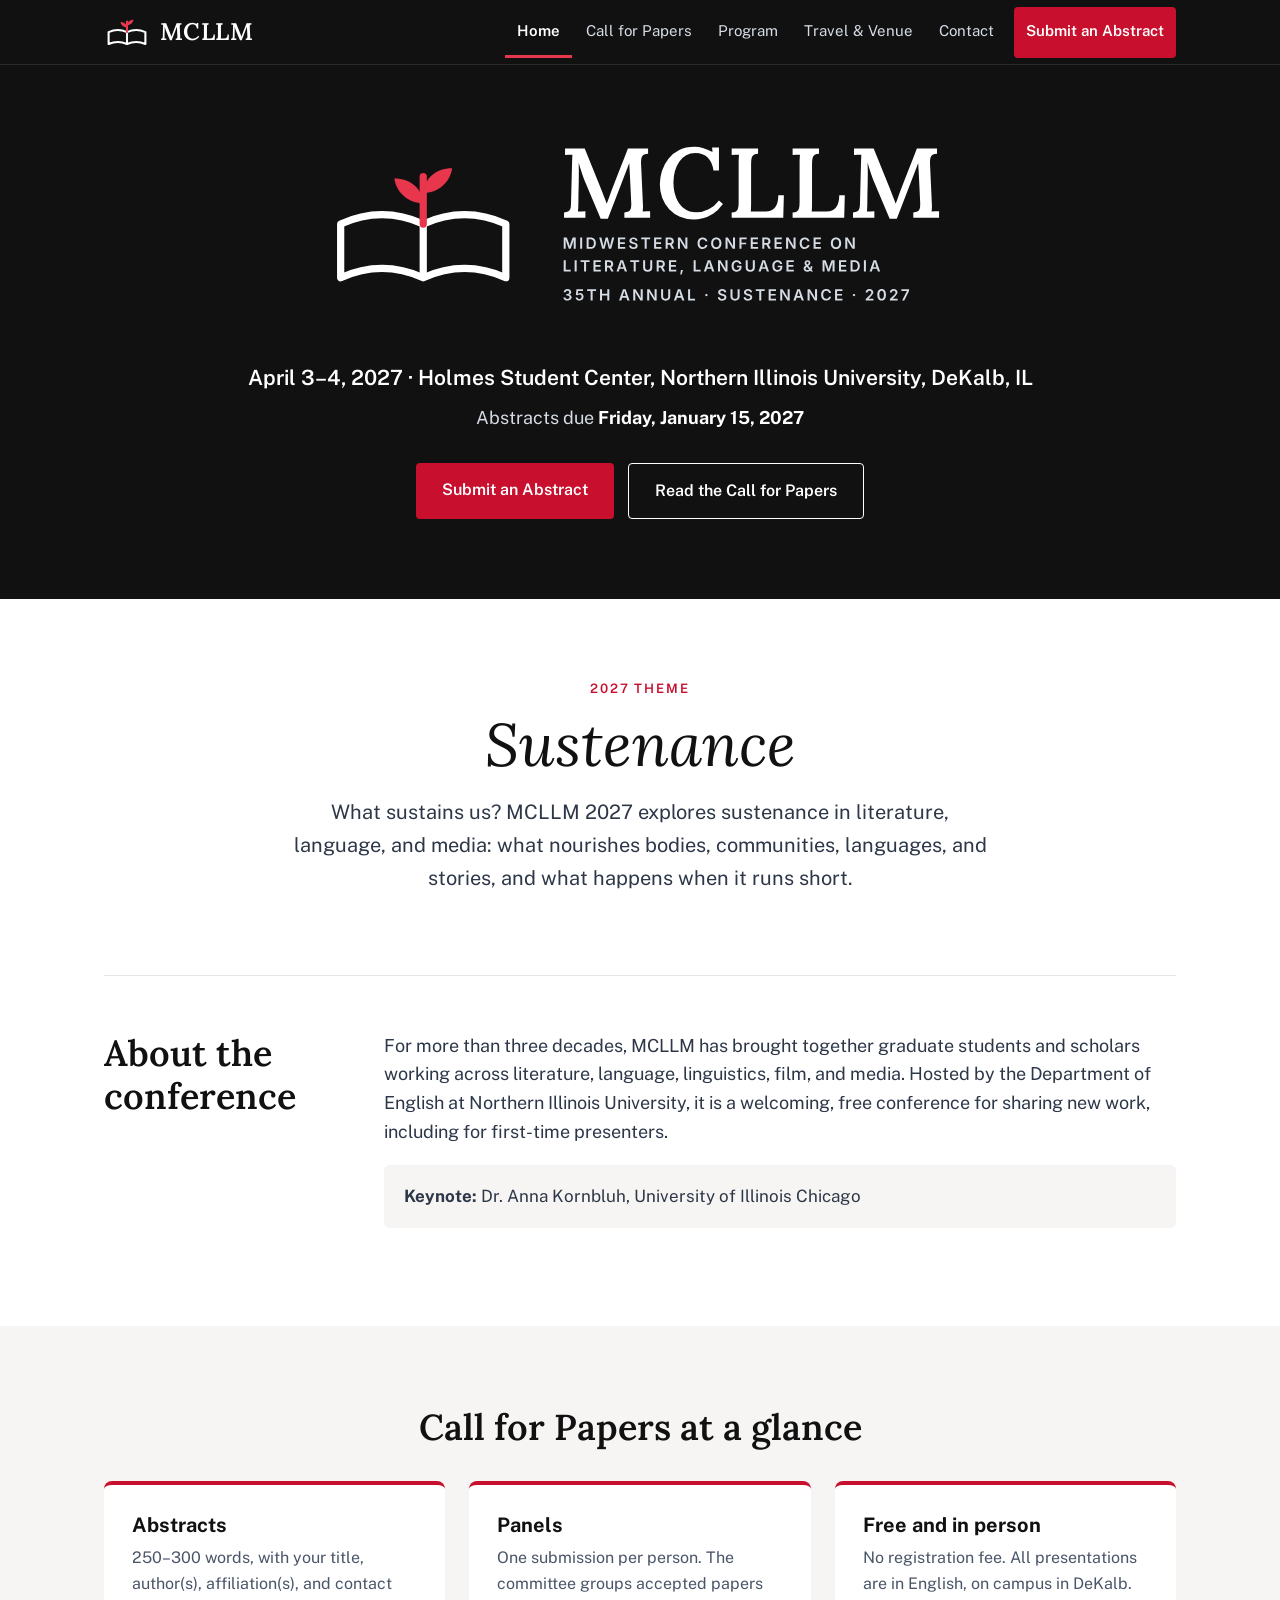
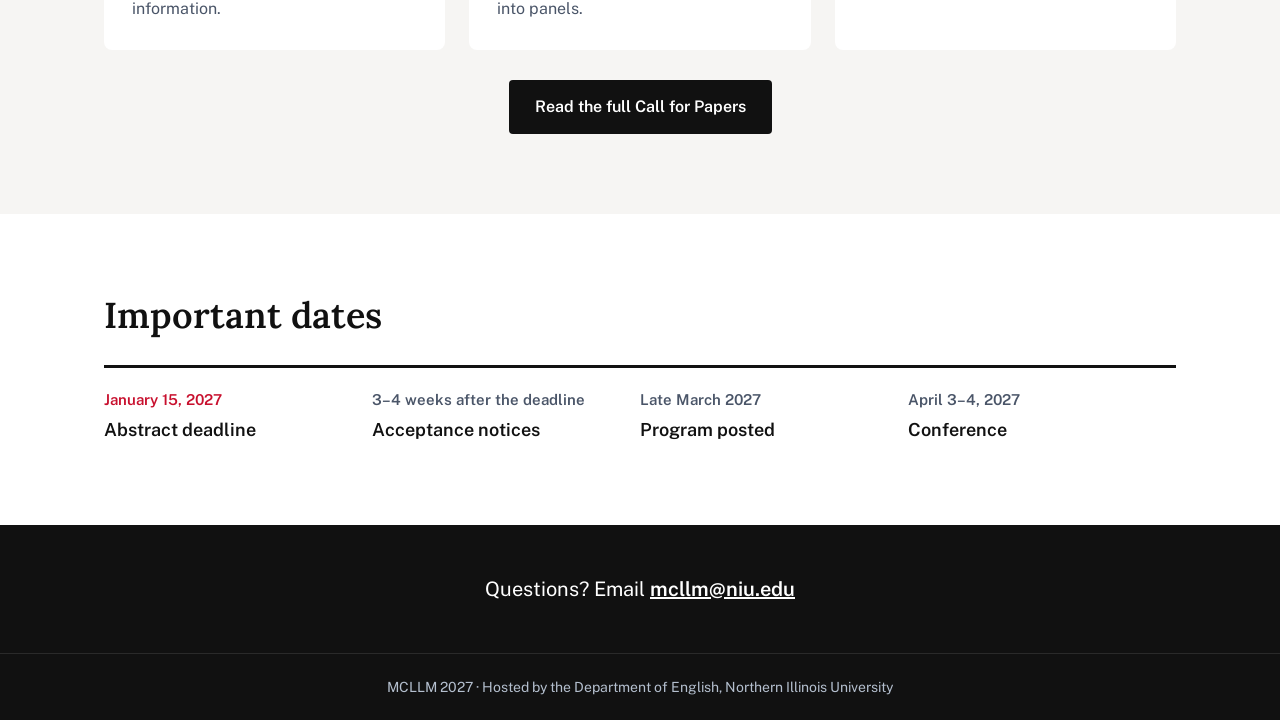
<file: index.html>
<!doctype html>
<html lang="en">
<head>
<meta charset="utf-8">
<meta name="viewport" content="width=device-width, initial-scale=1">
<title>MCLLM 2027 · Midwestern Conference on Literature, Language &amp; Media</title>
<meta name="description" content="The 35th Midwestern Conference on Literature, Language, and Media, April 3–4, 2027, at Northern Illinois University. Theme: Sustenance. Abstracts due January 15, 2027.">
<meta property="og:title" content="MCLLM 2027 · Sustenance">
<meta property="og:description" content="35th Midwestern Conference on Literature, Language, and Media · April 3–4, 2027 · Northern Illinois University · Abstracts due January 15, 2027.">
<meta property="og:image" content="mcllm-2027-logo-on-black.png">
<link rel="icon" href="mcllm-2027-icon.svg" type="image/svg+xml">
<link rel="icon" href="mcllm-2027-icon.png" type="image/png">
<link rel="apple-touch-icon" href="mcllm-2027-icon.png">
<link rel="preconnect" href="https://fonts.googleapis.com">
<link rel="preconnect" href="https://fonts.gstatic.com" crossorigin>
<link href="https://fonts.googleapis.com/css2?family=Lora:ital,wght@0,400;0,600;1,400&family=Public+Sans:wght@400;500;600&display=swap" rel="stylesheet">
<link rel="stylesheet" href="styles.css">
<script src="site.js" defer></script>
</head>
<body>
<a class="skip" href="#main">Skip to content</a>

<header class="topbar">
  <div class="wrap">
    <a class="brand" href="index.html" aria-label="MCLLM 2027 home">
      <svg aria-hidden="true" viewBox="0 0 200 140"><path d="M20 70 Q60 52 100 70 Q140 52 180 70 V122 Q140 104 100 122 Q60 104 20 122 Z" fill="none" stroke="#fff" stroke-width="9" stroke-linejoin="round"/><path d="M100 70 V122" stroke="#fff" stroke-width="9"/><path d="M100 70 V24" stroke="#E8364D" stroke-width="9" stroke-linecap="round"/><path d="M100 50 C86 50 74 40 72 26 C88 26 99 36 100 50 Z" fill="#E8364D"/><path d="M100 40 C114 40 126 30 128 16 C112 16 101 26 100 40 Z" fill="#E8364D"/></svg>
      <span>MCLLM</span>
    </a>
    <button class="menu-toggle" aria-expanded="false" aria-controls="site-nav">Menu</button>
    <nav id="site-nav" class="nav" aria-label="Main">
      <a href="index.html" aria-current="page">Home</a>
      <a href="call-for-papers.html">Call for Papers</a>
      <a href="program.html">Program</a>
      <a href="travel.html">Travel &amp; Venue</a>
      <a href="contact.html">Contact</a>
      <a class="nav-cta" href="submit.html">Submit an Abstract</a>
    </nav>
  </div>
</header>

<main id="main">
  <div class="hero">
    <div class="wrap">
      <h1><img src="mcllm-2027-logo-white.svg" alt="MCLLM: Midwestern Conference on Literature, Language &amp; Media. 35th Annual, Sustenance, 2027" width="620" height="182"></h1>
      <p class="facts">April 3–4, 2027 · Holmes Student Center, Northern Illinois University, DeKalb, IL</p>
      <p class="deadline">Abstracts due <strong>Friday, January 15, 2027</strong></p>
      <div class="buttons">
        <a class="btn btn-red" href="submit.html">Submit an Abstract</a>
        <a class="btn btn-outline" href="call-for-papers.html">Read the Call for Papers</a>
      </div>
    </div>
  </div>

  <section class="center">
    <div class="wrap narrow">
      <span class="eyebrow">2027 Theme</span>
      <h2 class="theme-title">Sustenance</h2>
      <p class="lead">What sustains us? MCLLM 2027 explores sustenance in literature, language, and media: what nourishes bodies, communities, languages, and stories, and what happens when it runs short.</p>
    </div>
  </section>

  <section style="padding-top: 0">
    <div class="wrap">
      <div class="split" style="border-top: 1px solid var(--line); padding-top: 56px">
        <h2 class="side">About the conference</h2>
        <div class="main prose">
          <p>For more than three decades, MCLLM has brought together graduate students and scholars working across literature, language, linguistics, film, and media. Hosted by the Department of English at Northern Illinois University, it is a welcoming, free conference for sharing new work, including for first-time presenters.</p>
          <p class="callout"><strong>Keynote:</strong> Dr. Anna Kornbluh, University of Illinois Chicago</p>
        </div>
      </div>
    </div>
  </section>

  <section class="soft">
    <div class="wrap">
      <h2 class="center">Call for Papers at a glance</h2>
      <div class="cards" style="margin-top: 32px">
        <div class="card"><h3>Abstracts</h3><p>250–300 words, with your title, author(s), affiliation(s), and contact information.</p></div>
        <div class="card"><h3>Panels</h3><p>One submission per person. The committee groups accepted papers into panels.</p></div>
        <div class="card"><h3>Free and in person</h3><p>No registration fee. All presentations are in English, on campus in DeKalb.</p></div>
      </div>
      <div class="buttons"><a class="btn btn-dark" href="call-for-papers.html">Read the full Call for Papers</a></div>
    </div>
  </section>

  <section>
    <div class="wrap">
      <h2>Important dates</h2>
      <ol class="dates" style="margin-top: 28px">
        <li><span class="when key">January 15, 2027</span><span class="what">Abstract deadline</span></li>
        <li><span class="when">3–4 weeks after the deadline</span><span class="what">Acceptance notices</span></li>
        <li><span class="when">Late March 2027</span><span class="what">Program posted</span></li>
        <li><span class="when">April 3–4, 2027</span><span class="what">Conference</span></li>
      </ol>
    </div>
  </section>
</main>

<div class="contact-band"><div class="wrap">Questions? Email <a href="mailto:mcllm@niu.edu">mcllm@niu.edu</a></div></div>
<footer class="footer"><div class="wrap">MCLLM 2027 · Hosted by the Department of English, Northern Illinois University</div></footer>
</body>
</html>
</file>
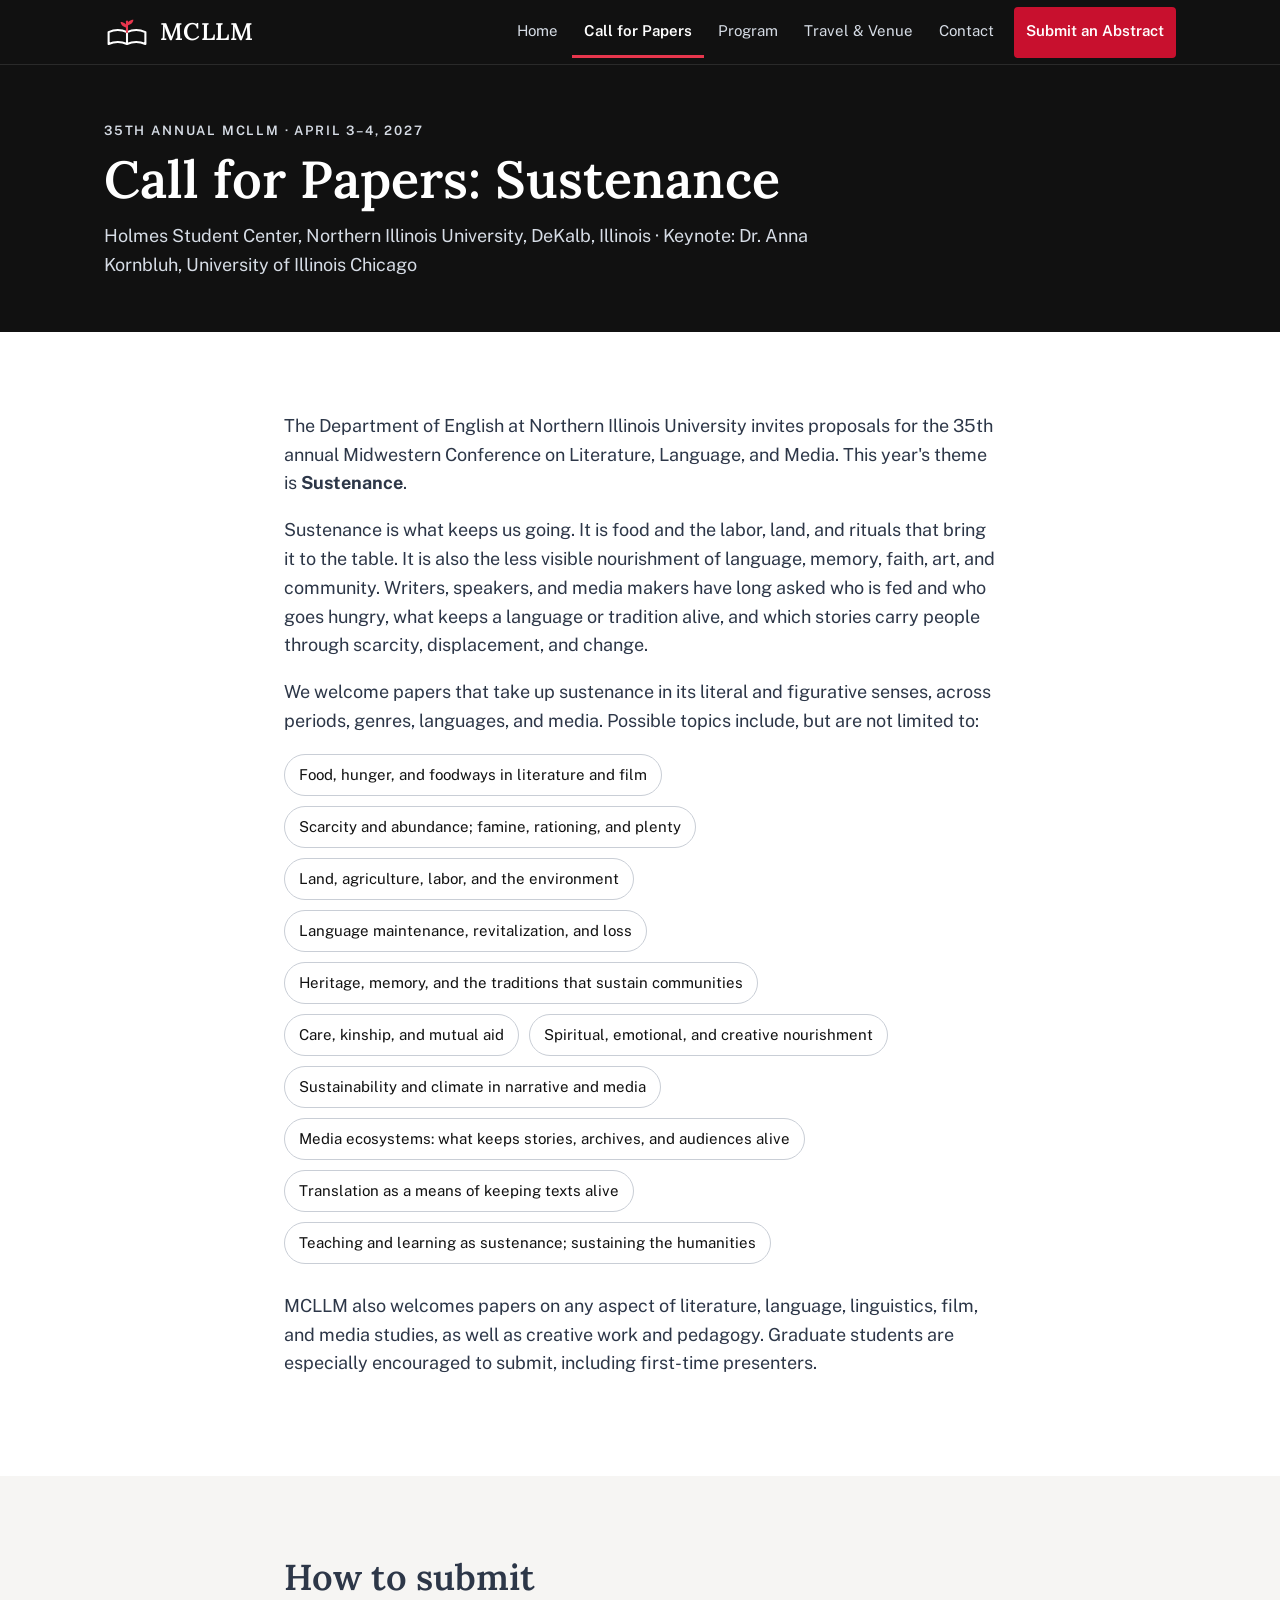
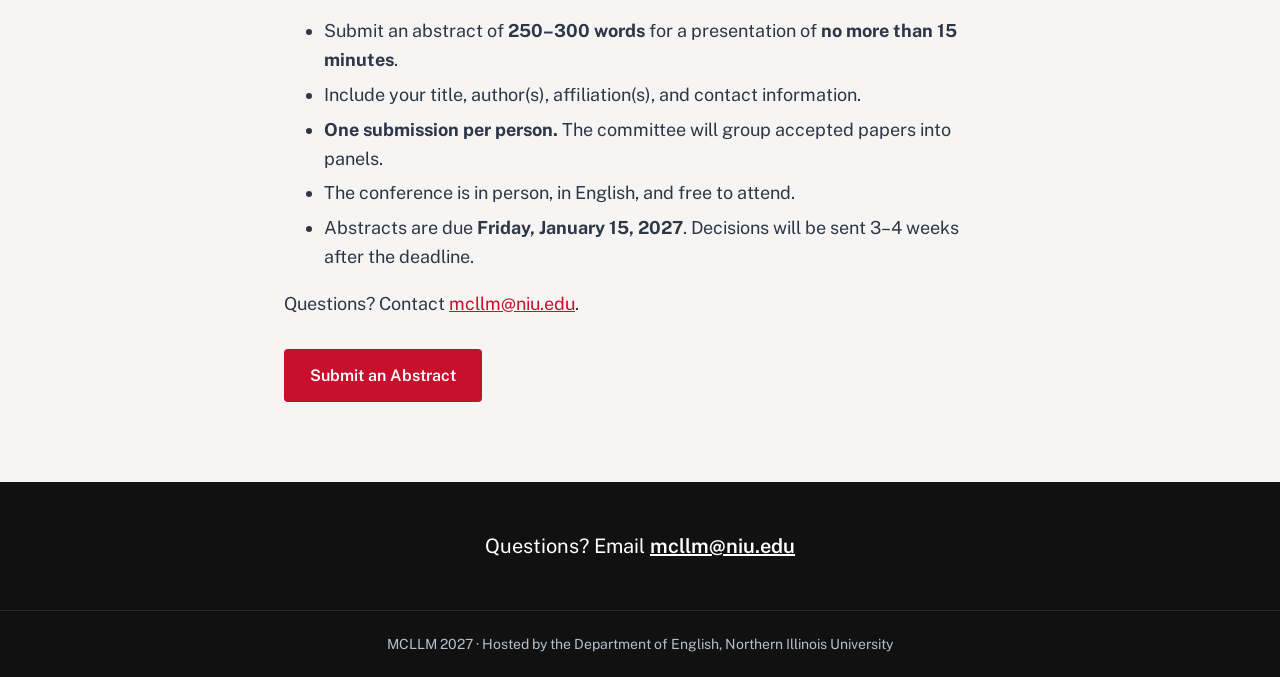
<file: call-for-papers.html>
<!doctype html>
<html lang="en">
<head>
<meta charset="utf-8">
<meta name="viewport" content="width=device-width, initial-scale=1">
<title>Call for Papers · MCLLM 2027</title>
<meta name="description" content="Call for Papers: Sustenance. 35th Midwestern Conference on Literature, Language, and Media, April 3–4, 2027, Northern Illinois University. Abstracts due January 15, 2027.">
<link rel="icon" href="mcllm-2027-icon.svg" type="image/svg+xml">
<link rel="icon" href="mcllm-2027-icon.png" type="image/png">
<link rel="apple-touch-icon" href="mcllm-2027-icon.png">
<link rel="preconnect" href="https://fonts.googleapis.com">
<link rel="preconnect" href="https://fonts.gstatic.com" crossorigin>
<link href="https://fonts.googleapis.com/css2?family=Lora:ital,wght@0,400;0,600;1,400&family=Public+Sans:wght@400;500;600&display=swap" rel="stylesheet">
<link rel="stylesheet" href="styles.css">
<script src="site.js" defer></script>
</head>
<body>
<a class="skip" href="#main">Skip to content</a>

<header class="topbar">
  <div class="wrap">
    <a class="brand" href="index.html" aria-label="MCLLM 2027 home">
      <svg aria-hidden="true" viewBox="0 0 200 140"><path d="M20 70 Q60 52 100 70 Q140 52 180 70 V122 Q140 104 100 122 Q60 104 20 122 Z" fill="none" stroke="#fff" stroke-width="9" stroke-linejoin="round"/><path d="M100 70 V122" stroke="#fff" stroke-width="9"/><path d="M100 70 V24" stroke="#E8364D" stroke-width="9" stroke-linecap="round"/><path d="M100 50 C86 50 74 40 72 26 C88 26 99 36 100 50 Z" fill="#E8364D"/><path d="M100 40 C114 40 126 30 128 16 C112 16 101 26 100 40 Z" fill="#E8364D"/></svg>
      <span>MCLLM</span>
    </a>
    <button class="menu-toggle" aria-expanded="false" aria-controls="site-nav">Menu</button>
    <nav id="site-nav" class="nav" aria-label="Main">
      <a href="index.html">Home</a>
      <a href="call-for-papers.html" aria-current="page">Call for Papers</a>
      <a href="program.html">Program</a>
      <a href="travel.html">Travel &amp; Venue</a>
      <a href="contact.html">Contact</a>
      <a class="nav-cta" href="submit.html">Submit an Abstract</a>
    </nav>
  </div>
</header>

<main id="main">
  <div class="page-head">
    <div class="wrap">
      <span class="eyebrow">35th Annual MCLLM · April 3–4, 2027</span>
      <h1>Call for Papers: Sustenance</h1>
      <p>Holmes Student Center, Northern Illinois University, DeKalb, Illinois · Keynote: Dr. Anna Kornbluh, University of Illinois Chicago</p>
    </div>
  </div>

  <section>
    <div class="wrap narrow prose">
      <p>The Department of English at Northern Illinois University invites proposals for the 35th annual Midwestern Conference on Literature, Language, and Media. This year's theme is <strong>Sustenance</strong>.</p>
      <p>Sustenance is what keeps us going. It is food and the labor, land, and rituals that bring it to the table. It is also the less visible nourishment of language, memory, faith, art, and community. Writers, speakers, and media makers have long asked who is fed and who goes hungry, what keeps a language or tradition alive, and which stories carry people through scarcity, displacement, and change.</p>
      <p>We welcome papers that take up sustenance in its literal and figurative senses, across periods, genres, languages, and media. Possible topics include, but are not limited to:</p>
    </div>
    <div class="wrap narrow" style="margin-top: 8px">
      <ul class="topics">
        <li>Food, hunger, and foodways in literature and film</li>
        <li>Scarcity and abundance; famine, rationing, and plenty</li>
        <li>Land, agriculture, labor, and the environment</li>
        <li>Language maintenance, revitalization, and loss</li>
        <li>Heritage, memory, and the traditions that sustain communities</li>
        <li>Care, kinship, and mutual aid</li>
        <li>Spiritual, emotional, and creative nourishment</li>
        <li>Sustainability and climate in narrative and media</li>
        <li>Media ecosystems: what keeps stories, archives, and audiences alive</li>
        <li>Translation as a means of keeping texts alive</li>
        <li>Teaching and learning as sustenance; sustaining the humanities</li>
      </ul>
    </div>
    <div class="wrap narrow prose" style="margin-top: 28px">
      <p>MCLLM also welcomes papers on any aspect of literature, language, linguistics, film, and media studies, as well as creative work and pedagogy. Graduate students are especially encouraged to submit, including first-time presenters.</p>
    </div>
  </section>

  <section class="soft">
    <div class="wrap narrow prose">
      <h2 style="margin-top: 0">How to submit</h2>
      <ul>
        <li>Submit an abstract of <strong>250–300 words</strong> for a presentation of <strong>no more than 15 minutes</strong>.</li>
        <li>Include your title, author(s), affiliation(s), and contact information.</li>
        <li><strong>One submission per person.</strong> The committee will group accepted papers into panels.</li>
        <li>The conference is in person, in English, and free to attend.</li>
        <li>Abstracts are due <strong>Friday, January 15, 2027</strong>. Decisions will be sent 3–4 weeks after the deadline.</li>
      </ul>
      <p>Questions? Contact <a href="mailto:mcllm@niu.edu">mcllm@niu.edu</a>.</p>
      <div class="buttons" style="justify-content: flex-start"><a class="btn btn-red" href="submit.html">Submit an Abstract</a></div>
    </div>
  </section>
</main>

<div class="contact-band"><div class="wrap">Questions? Email <a href="mailto:mcllm@niu.edu">mcllm@niu.edu</a></div></div>
<footer class="footer"><div class="wrap">MCLLM 2027 · Hosted by the Department of English, Northern Illinois University</div></footer>
</body>
</html>
</file>
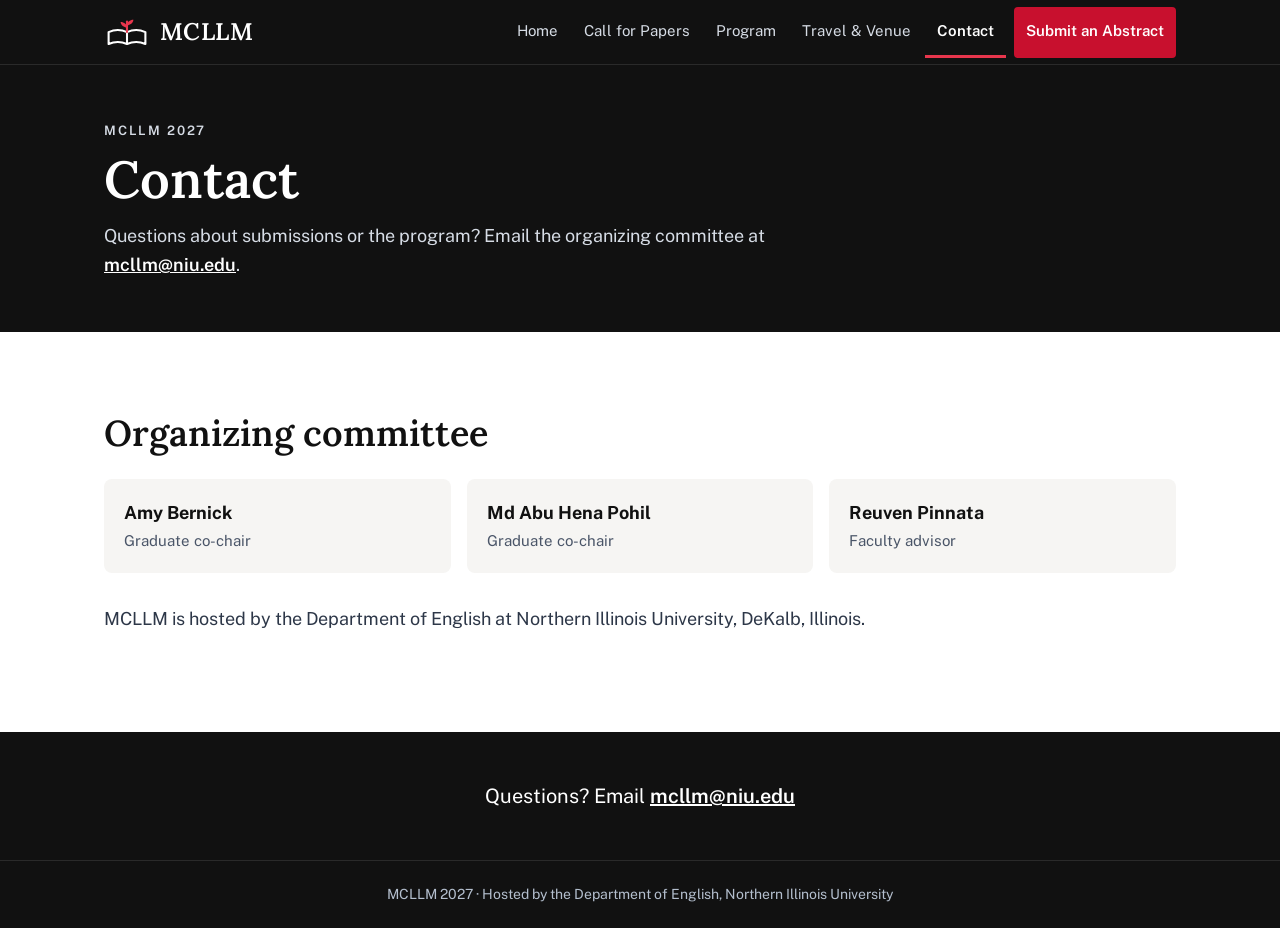
<file: contact.html>
<!doctype html>
<html lang="en">
<head>
<meta charset="utf-8">
<meta name="viewport" content="width=device-width, initial-scale=1">
<title>Contact · MCLLM 2027</title>
<meta name="description" content="Contact the MCLLM 2027 organizing committee at mcllm@niu.edu.">
<link rel="icon" href="mcllm-2027-icon.svg" type="image/svg+xml">
<link rel="icon" href="mcllm-2027-icon.png" type="image/png">
<link rel="apple-touch-icon" href="mcllm-2027-icon.png">
<link rel="preconnect" href="https://fonts.googleapis.com">
<link rel="preconnect" href="https://fonts.gstatic.com" crossorigin>
<link href="https://fonts.googleapis.com/css2?family=Lora:ital,wght@0,400;0,600;1,400&family=Public+Sans:wght@400;500;600&display=swap" rel="stylesheet">
<link rel="stylesheet" href="styles.css">
<script src="site.js" defer></script>
</head>
<body>
<a class="skip" href="#main">Skip to content</a>

<header class="topbar">
  <div class="wrap">
    <a class="brand" href="index.html" aria-label="MCLLM 2027 home">
      <svg aria-hidden="true" viewBox="0 0 200 140"><path d="M20 70 Q60 52 100 70 Q140 52 180 70 V122 Q140 104 100 122 Q60 104 20 122 Z" fill="none" stroke="#fff" stroke-width="9" stroke-linejoin="round"/><path d="M100 70 V122" stroke="#fff" stroke-width="9"/><path d="M100 70 V24" stroke="#E8364D" stroke-width="9" stroke-linecap="round"/><path d="M100 50 C86 50 74 40 72 26 C88 26 99 36 100 50 Z" fill="#E8364D"/><path d="M100 40 C114 40 126 30 128 16 C112 16 101 26 100 40 Z" fill="#E8364D"/></svg>
      <span>MCLLM</span>
    </a>
    <button class="menu-toggle" aria-expanded="false" aria-controls="site-nav">Menu</button>
    <nav id="site-nav" class="nav" aria-label="Main">
      <a href="index.html">Home</a>
      <a href="call-for-papers.html">Call for Papers</a>
      <a href="program.html">Program</a>
      <a href="travel.html">Travel &amp; Venue</a>
      <a href="contact.html" aria-current="page">Contact</a>
      <a class="nav-cta" href="submit.html">Submit an Abstract</a>
    </nav>
  </div>
</header>

<main id="main">
  <div class="page-head">
    <div class="wrap">
      <span class="eyebrow">MCLLM 2027</span>
      <h1>Contact</h1>
      <p>Questions about submissions or the program? Email the organizing committee at <a href="mailto:mcllm@niu.edu" style="color:#fff;font-weight:600">mcllm@niu.edu</a>.</p>
    </div>
  </div>

  <section>
    <div class="wrap">
      <h2>Organizing committee</h2>
      <ul class="people" style="margin-top: 24px">
        <li><strong>Amy Bernick</strong><span>Graduate co-chair</span></li>
        <li><strong>Md Abu Hena Pohil</strong><span>Graduate co-chair</span></li>
        <li><strong>Reuven Pinnata</strong><span>Faculty advisor</span></li>
      </ul>
      <p class="prose" style="margin-top: 32px">MCLLM is hosted by the Department of English at Northern Illinois University, DeKalb, Illinois.</p>
    </div>
  </section>
</main>

<div class="contact-band"><div class="wrap">Questions? Email <a href="mailto:mcllm@niu.edu">mcllm@niu.edu</a></div></div>
<footer class="footer"><div class="wrap">MCLLM 2027 · Hosted by the Department of English, Northern Illinois University</div></footer>
</body>
</html>
</file>
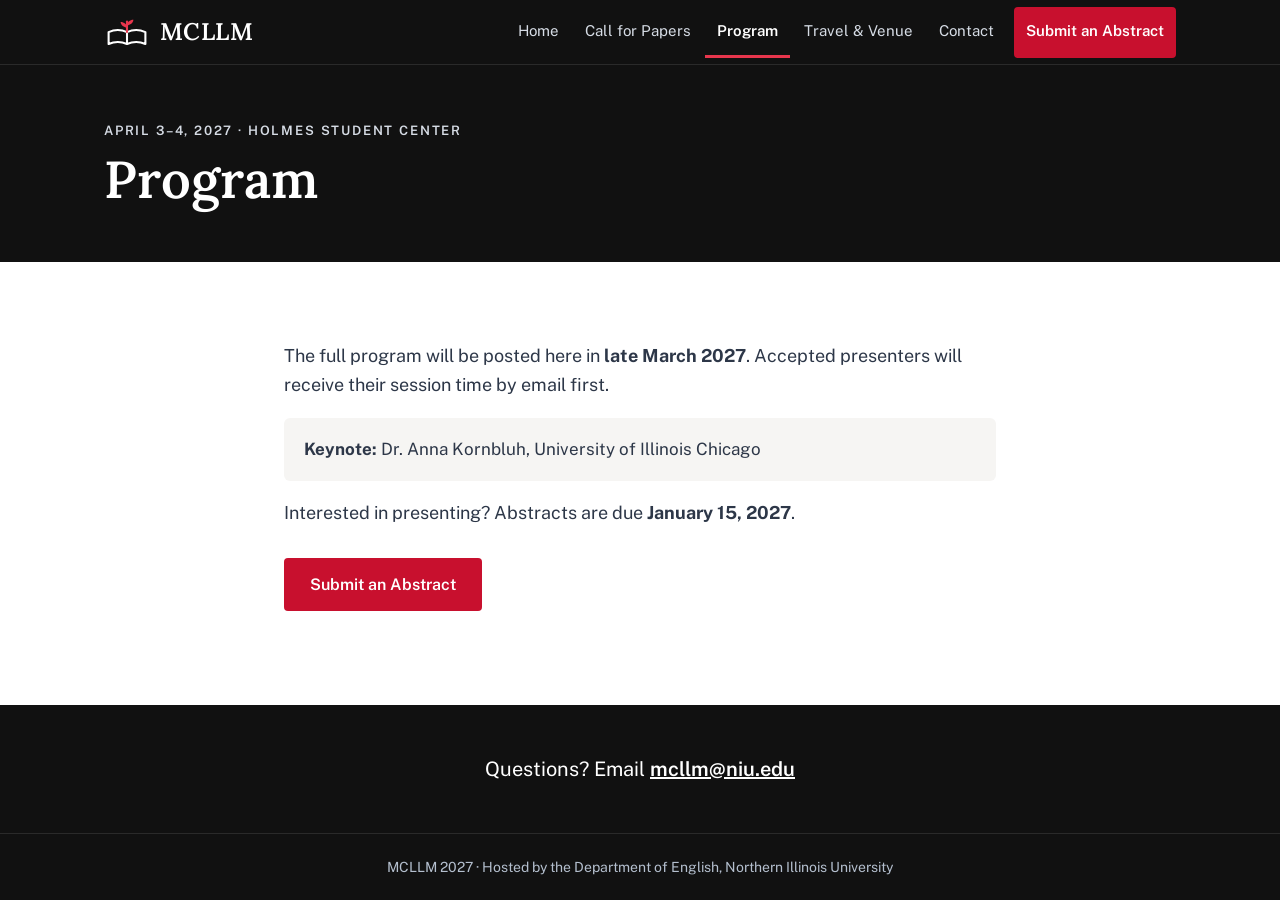
<file: program.html>
<!doctype html>
<html lang="en">
<head>
<meta charset="utf-8">
<meta name="viewport" content="width=device-width, initial-scale=1">
<title>Program · MCLLM 2027</title>
<meta name="description" content="The MCLLM 2027 program, April 3–4, 2027, at Northern Illinois University.">
<link rel="icon" href="mcllm-2027-icon.svg" type="image/svg+xml">
<link rel="icon" href="mcllm-2027-icon.png" type="image/png">
<link rel="apple-touch-icon" href="mcllm-2027-icon.png">
<link rel="preconnect" href="https://fonts.googleapis.com">
<link rel="preconnect" href="https://fonts.gstatic.com" crossorigin>
<link href="https://fonts.googleapis.com/css2?family=Lora:ital,wght@0,400;0,600;1,400&family=Public+Sans:wght@400;500;600&display=swap" rel="stylesheet">
<link rel="stylesheet" href="styles.css">
<script src="site.js" defer></script>
</head>
<body>
<a class="skip" href="#main">Skip to content</a>

<header class="topbar">
  <div class="wrap">
    <a class="brand" href="index.html" aria-label="MCLLM 2027 home">
      <svg aria-hidden="true" viewBox="0 0 200 140"><path d="M20 70 Q60 52 100 70 Q140 52 180 70 V122 Q140 104 100 122 Q60 104 20 122 Z" fill="none" stroke="#fff" stroke-width="9" stroke-linejoin="round"/><path d="M100 70 V122" stroke="#fff" stroke-width="9"/><path d="M100 70 V24" stroke="#E8364D" stroke-width="9" stroke-linecap="round"/><path d="M100 50 C86 50 74 40 72 26 C88 26 99 36 100 50 Z" fill="#E8364D"/><path d="M100 40 C114 40 126 30 128 16 C112 16 101 26 100 40 Z" fill="#E8364D"/></svg>
      <span>MCLLM</span>
    </a>
    <button class="menu-toggle" aria-expanded="false" aria-controls="site-nav">Menu</button>
    <nav id="site-nav" class="nav" aria-label="Main">
      <a href="index.html">Home</a>
      <a href="call-for-papers.html">Call for Papers</a>
      <a href="program.html" aria-current="page">Program</a>
      <a href="travel.html">Travel &amp; Venue</a>
      <a href="contact.html">Contact</a>
      <a class="nav-cta" href="submit.html">Submit an Abstract</a>
    </nav>
  </div>
</header>

<main id="main">
  <div class="page-head">
    <div class="wrap">
      <span class="eyebrow">April 3–4, 2027 · Holmes Student Center</span>
      <h1>Program</h1>
    </div>
  </div>

  <section>
    <div class="wrap narrow prose">
      <p>The full program will be posted here in <strong>late March 2027</strong>. Accepted presenters will receive their session time by email first.</p>
      <p class="callout"><strong>Keynote:</strong> Dr. Anna Kornbluh, University of Illinois Chicago</p>
      <p>Interested in presenting? Abstracts are due <strong>January 15, 2027</strong>.</p>
      <div class="buttons" style="justify-content: flex-start"><a class="btn btn-red" href="submit.html">Submit an Abstract</a></div>
    </div>
  </section>
</main>

<div class="contact-band"><div class="wrap">Questions? Email <a href="mailto:mcllm@niu.edu">mcllm@niu.edu</a></div></div>
<footer class="footer"><div class="wrap">MCLLM 2027 · Hosted by the Department of English, Northern Illinois University</div></footer>
</body>
</html>
</file>
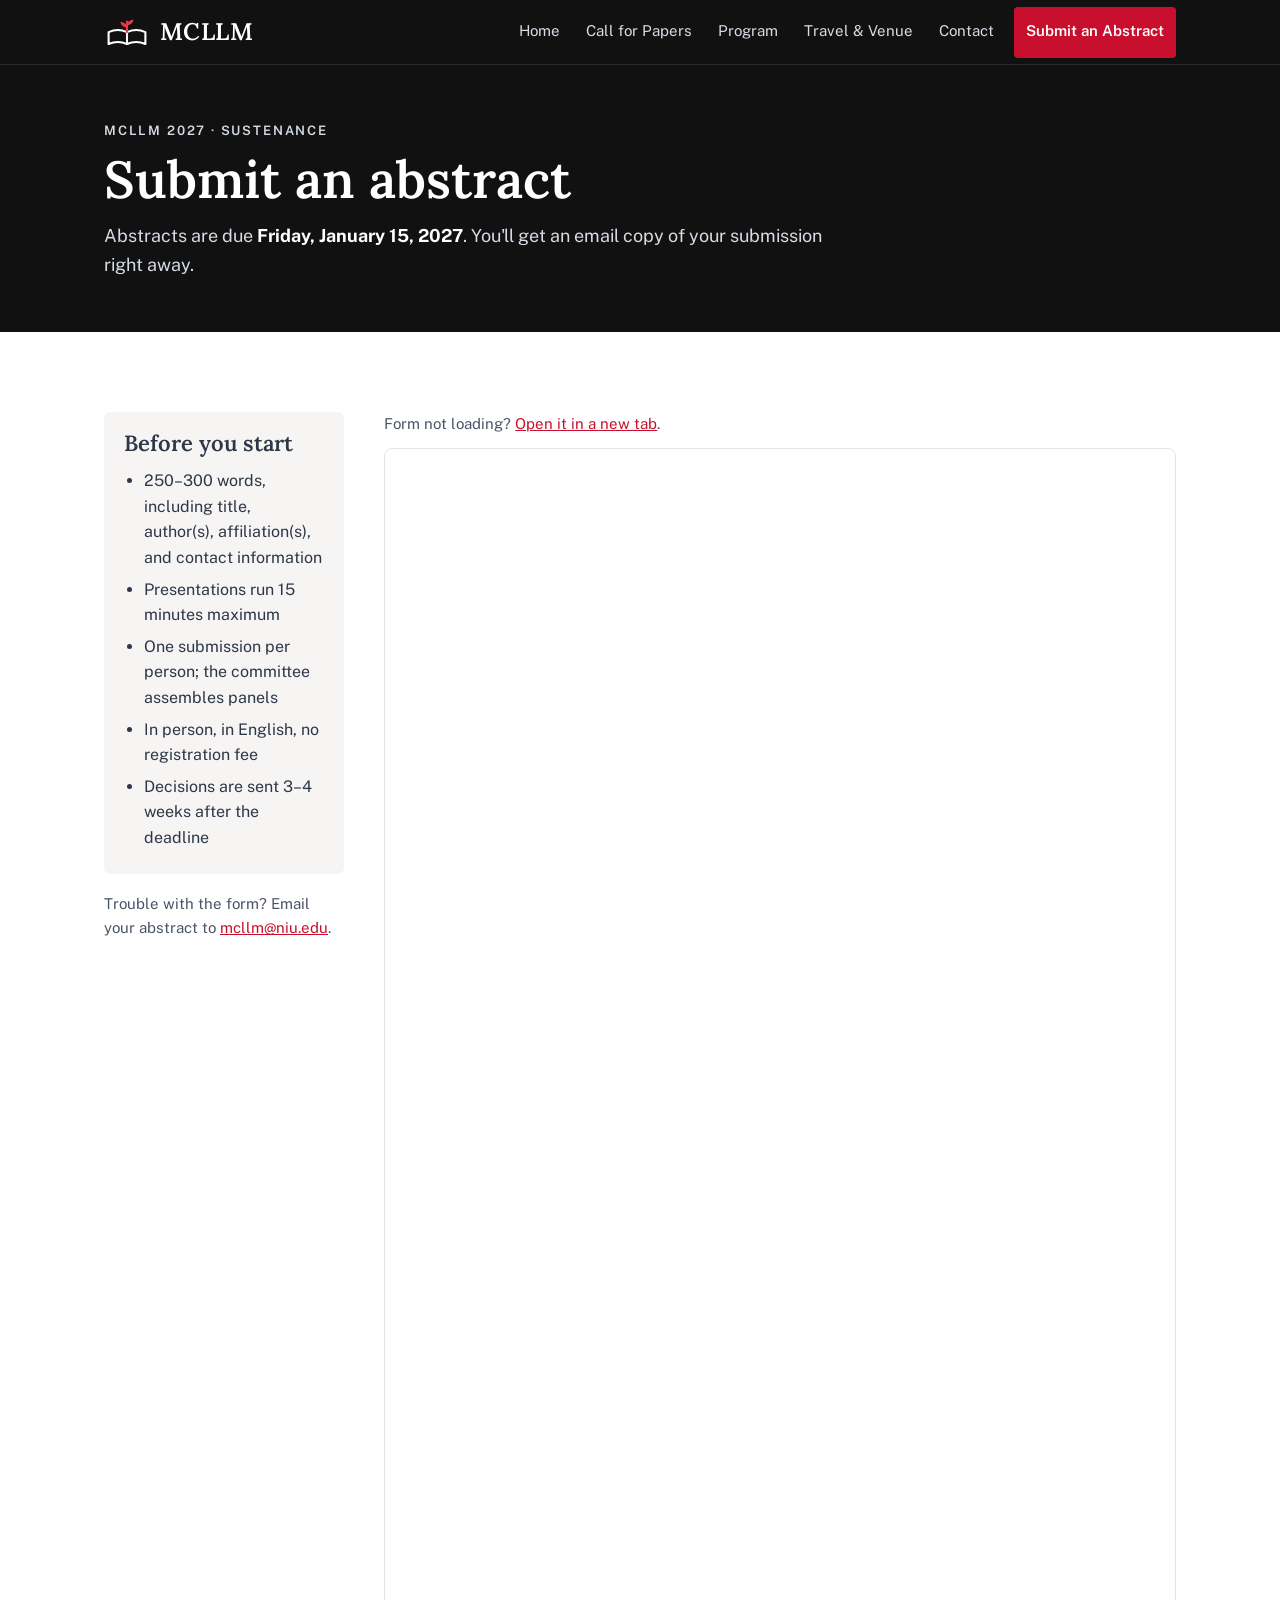
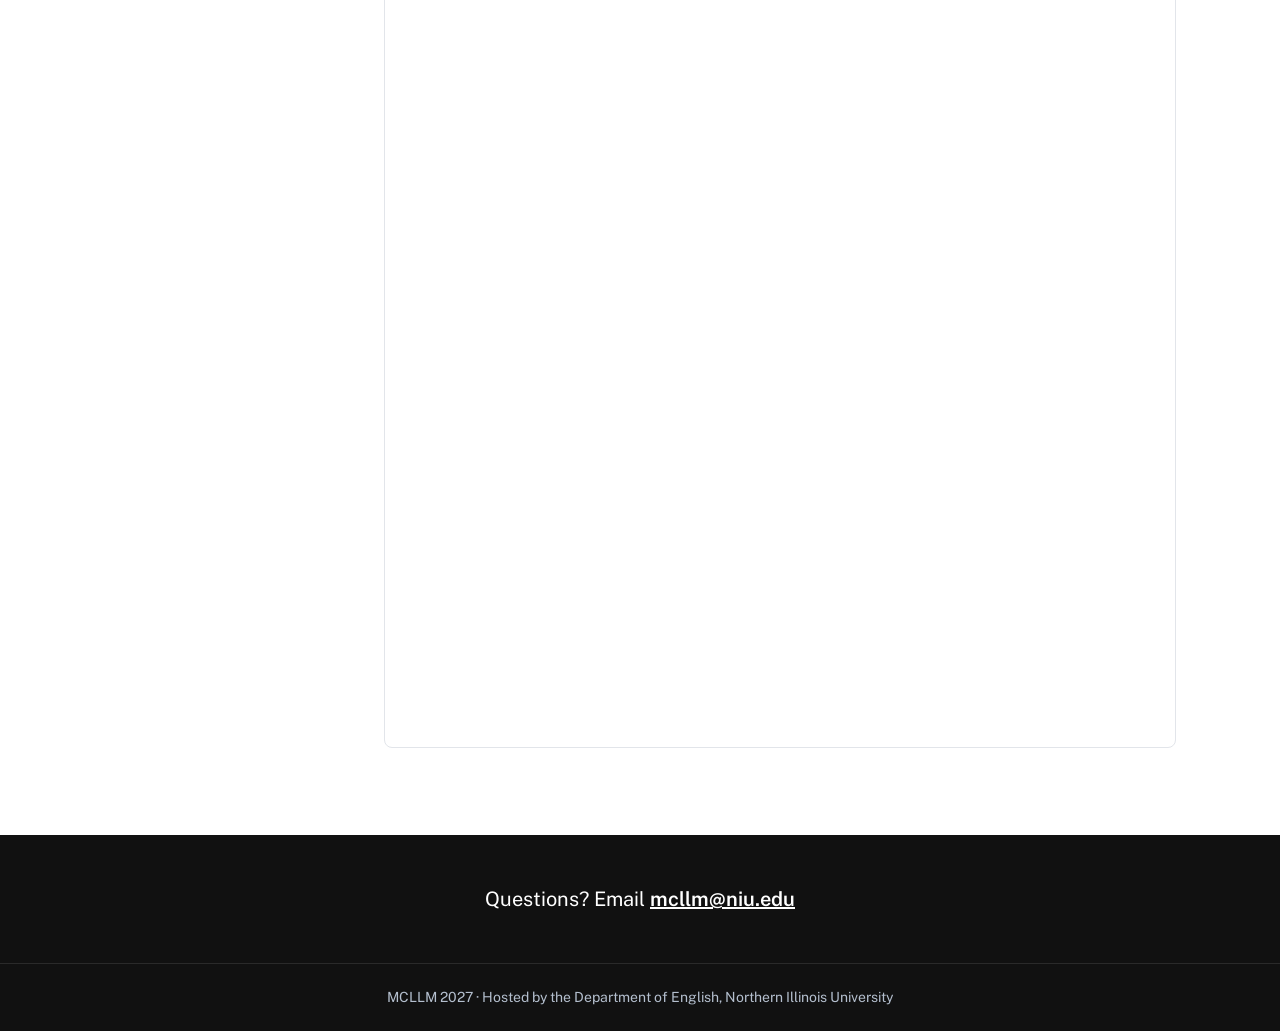
<file: submit.html>
<!doctype html>
<html lang="en">
<head>
<meta charset="utf-8">
<meta name="viewport" content="width=device-width, initial-scale=1">
<title>Submit an Abstract · MCLLM 2027</title>
<meta name="description" content="Submit your abstract for MCLLM 2027. Abstracts due January 15, 2027.">
<link rel="icon" href="mcllm-2027-icon.svg" type="image/svg+xml">
<link rel="icon" href="mcllm-2027-icon.png" type="image/png">
<link rel="apple-touch-icon" href="mcllm-2027-icon.png">
<link rel="preconnect" href="https://fonts.googleapis.com">
<link rel="preconnect" href="https://fonts.gstatic.com" crossorigin>
<link href="https://fonts.googleapis.com/css2?family=Lora:ital,wght@0,400;0,600;1,400&family=Public+Sans:wght@400;500;600&display=swap" rel="stylesheet">
<link rel="stylesheet" href="styles.css">
<script src="site.js" defer></script>
</head>
<body>
<a class="skip" href="#main">Skip to content</a>

<header class="topbar">
  <div class="wrap">
    <a class="brand" href="index.html" aria-label="MCLLM 2027 home">
      <svg aria-hidden="true" viewBox="0 0 200 140"><path d="M20 70 Q60 52 100 70 Q140 52 180 70 V122 Q140 104 100 122 Q60 104 20 122 Z" fill="none" stroke="#fff" stroke-width="9" stroke-linejoin="round"/><path d="M100 70 V122" stroke="#fff" stroke-width="9"/><path d="M100 70 V24" stroke="#E8364D" stroke-width="9" stroke-linecap="round"/><path d="M100 50 C86 50 74 40 72 26 C88 26 99 36 100 50 Z" fill="#E8364D"/><path d="M100 40 C114 40 126 30 128 16 C112 16 101 26 100 40 Z" fill="#E8364D"/></svg>
      <span>MCLLM</span>
    </a>
    <button class="menu-toggle" aria-expanded="false" aria-controls="site-nav">Menu</button>
    <nav id="site-nav" class="nav" aria-label="Main">
      <a href="index.html">Home</a>
      <a href="call-for-papers.html">Call for Papers</a>
      <a href="program.html">Program</a>
      <a href="travel.html">Travel &amp; Venue</a>
      <a href="contact.html">Contact</a>
      <a class="nav-cta" href="submit.html" aria-current="page">Submit an Abstract</a>
    </nav>
  </div>
</header>

<main id="main">
  <div class="page-head">
    <div class="wrap">
      <span class="eyebrow">MCLLM 2027 · Sustenance</span>
      <h1>Submit an abstract</h1>
      <p>Abstracts are due <strong style="color:#fff">Friday, January 15, 2027</strong>. You'll get an email copy of your submission right away.</p>
    </div>
  </div>

  <section>
    <div class="wrap">
      <div class="split">
        <aside class="side">
          <div class="callout prose" style="font-size: 16px">
            <h2 style="font-size: 22px; margin: 0 0 12px">Before you start</h2>
            <ul style="padding-left: 20px; margin: 0">
              <li>250–300 words, including title, author(s), affiliation(s), and contact information</li>
              <li>Presentations run 15 minutes maximum</li>
              <li>One submission per person; the committee assembles panels</li>
              <li>In person, in English, no registration fee</li>
              <li>Decisions are sent 3–4 weeks after the deadline</li>
            </ul>
          </div>
          <p style="font-size: 15px; color: var(--muted); margin-top: 18px">Trouble with the form? Email your abstract to <a href="mailto:mcllm@niu.edu">mcllm@niu.edu</a>.</p>
        </aside>

        <div class="main" id="form-area">
          <!-- The Google Form is placed here by the script below. -->
          <div class="form-missing" id="form-missing">
            <p style="margin: 0 0 8px; font-weight: 600; color: var(--black)">The submission form will appear here.</p>
            <p style="margin: 0">Until then, please email your abstract to <a href="mailto:mcllm@niu.edu">mcllm@niu.edu</a>.</p>
          </div>
        </div>
      </div>
    </div>
  </section>
</main>

<div class="contact-band"><div class="wrap">Questions? Email <a href="mailto:mcllm@niu.edu">mcllm@niu.edu</a></div></div>
<footer class="footer"><div class="wrap">MCLLM 2027 · Hosted by the Department of English, Northern Illinois University</div></footer>

<script>
  // =====================================================================
  // PASTE YOUR GOOGLE FORM LINK BETWEEN THE QUOTES BELOW.
  // In Google Forms: Send > the < > (embed) tab > copy only the address
  // inside src="...". It ends in  /viewform?embedded=true
  // =====================================================================
  var GOOGLE_FORM_URL = "https://forms.cloud.microsoft/pages/responsepage.aspx?id=kDOH6hyMMUKnmWtaAjWy5q_ePlpvmhtArKoNotzE5WxUQ0FJNlg2Wk83VEZTODRNWEowRExPMjkwWi4u&route=shorturl";

  (function () {
    if (!GOOGLE_FORM_URL) return;
    var area = document.getElementById('form-area');
    var openLink = GOOGLE_FORM_URL.replace('?embedded=true', '').replace('&embedded=true', '');
    area.innerHTML =
      '<p style="margin:0 0 12px;font-size:15px;color:#4A5568">Form not loading? ' +
      '<a href="' + openLink + '" target="_blank" rel="noopener">Open it in a new tab</a>.</p>' +
      '<iframe class="form-frame" src="' + GOOGLE_FORM_URL + '" title="MCLLM 2027 abstract submission form" loading="lazy">Loading…</iframe>';
  })();
</script>
</body>
</html>
</file>
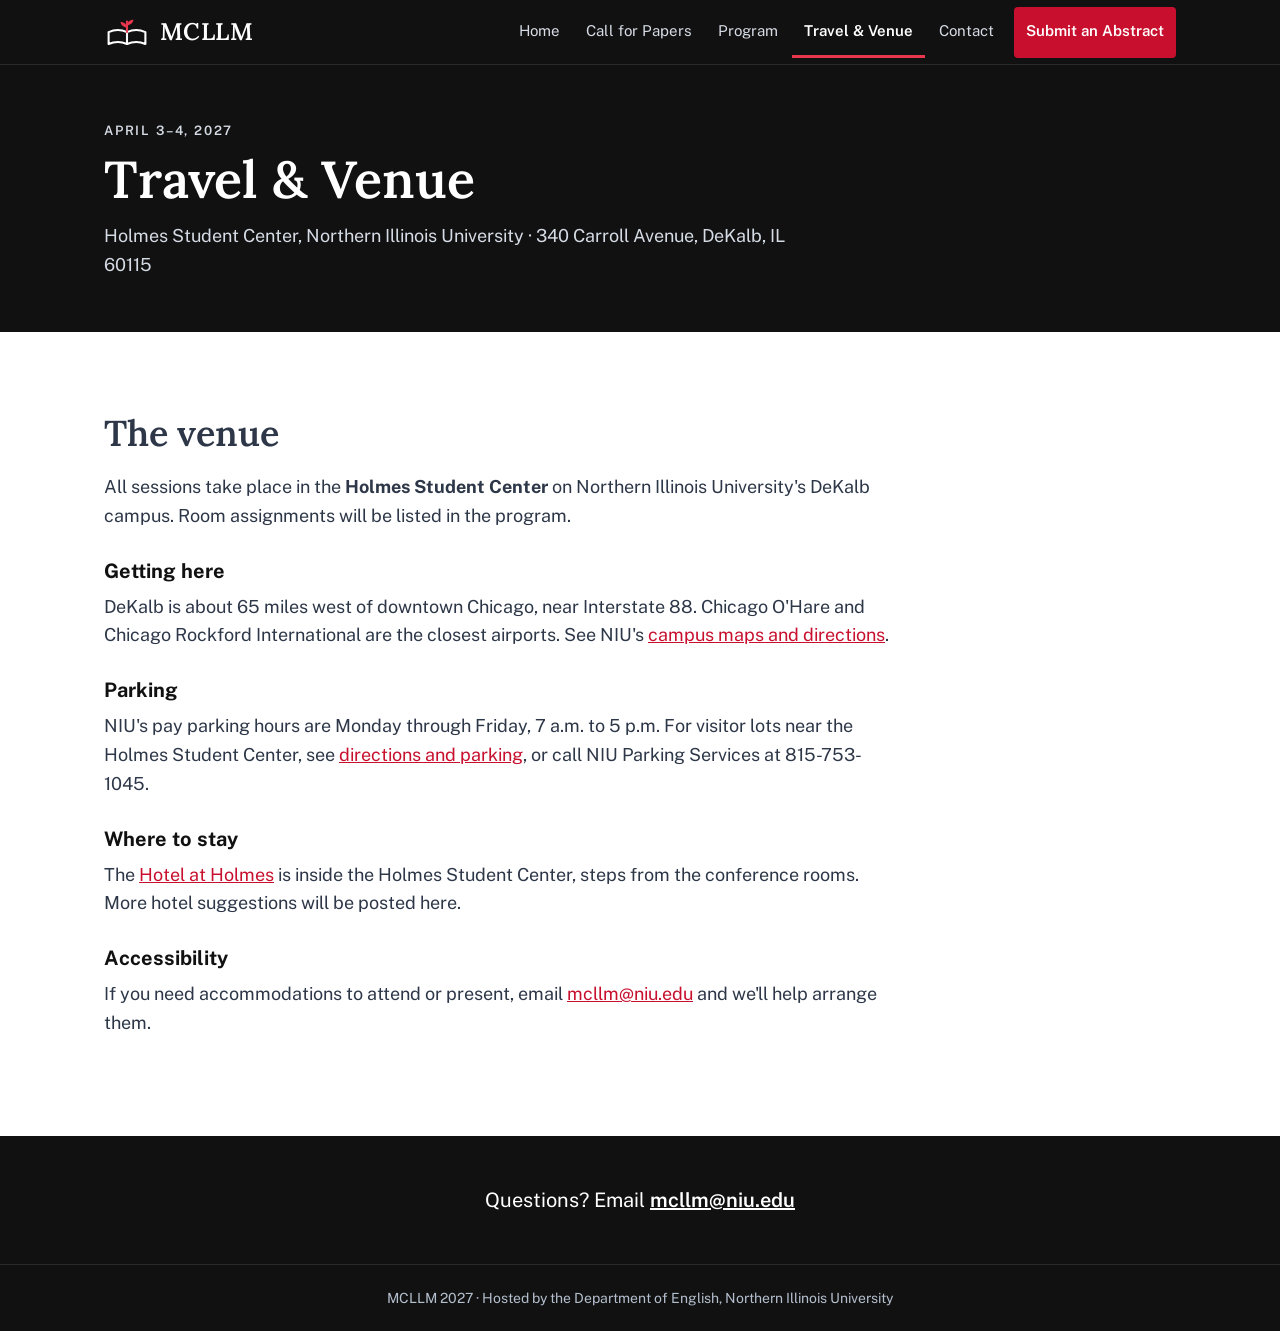
<file: travel.html>
<!doctype html>
<html lang="en">
<head>
<meta charset="utf-8">
<meta name="viewport" content="width=device-width, initial-scale=1">
<title>Travel &amp; Venue · MCLLM 2027</title>
<meta name="description" content="Getting to MCLLM 2027 at the Holmes Student Center, Northern Illinois University, DeKalb, Illinois.">
<link rel="icon" href="mcllm-2027-icon.svg" type="image/svg+xml">
<link rel="icon" href="mcllm-2027-icon.png" type="image/png">
<link rel="apple-touch-icon" href="mcllm-2027-icon.png">
<link rel="preconnect" href="https://fonts.googleapis.com">
<link rel="preconnect" href="https://fonts.gstatic.com" crossorigin>
<link href="https://fonts.googleapis.com/css2?family=Lora:ital,wght@0,400;0,600;1,400&family=Public+Sans:wght@400;500;600&display=swap" rel="stylesheet">
<link rel="stylesheet" href="styles.css">
<script src="site.js" defer></script>
</head>
<body>
<a class="skip" href="#main">Skip to content</a>

<header class="topbar">
  <div class="wrap">
    <a class="brand" href="index.html" aria-label="MCLLM 2027 home">
      <svg aria-hidden="true" viewBox="0 0 200 140"><path d="M20 70 Q60 52 100 70 Q140 52 180 70 V122 Q140 104 100 122 Q60 104 20 122 Z" fill="none" stroke="#fff" stroke-width="9" stroke-linejoin="round"/><path d="M100 70 V122" stroke="#fff" stroke-width="9"/><path d="M100 70 V24" stroke="#E8364D" stroke-width="9" stroke-linecap="round"/><path d="M100 50 C86 50 74 40 72 26 C88 26 99 36 100 50 Z" fill="#E8364D"/><path d="M100 40 C114 40 126 30 128 16 C112 16 101 26 100 40 Z" fill="#E8364D"/></svg>
      <span>MCLLM</span>
    </a>
    <button class="menu-toggle" aria-expanded="false" aria-controls="site-nav">Menu</button>
    <nav id="site-nav" class="nav" aria-label="Main">
      <a href="index.html">Home</a>
      <a href="call-for-papers.html">Call for Papers</a>
      <a href="program.html">Program</a>
      <a href="travel.html" aria-current="page">Travel &amp; Venue</a>
      <a href="contact.html">Contact</a>
      <a class="nav-cta" href="submit.html">Submit an Abstract</a>
    </nav>
  </div>
</header>

<main id="main">
  <div class="page-head">
    <div class="wrap">
      <span class="eyebrow">April 3–4, 2027</span>
      <h1>Travel &amp; Venue</h1>
      <p>Holmes Student Center, Northern Illinois University · 340 Carroll Avenue, DeKalb, IL 60115</p>
    </div>
  </div>

  <section>
    <div class="wrap">
      <div class="split">
        <div class="main prose">
          <h2 style="margin-top: 0">The venue</h2>
          <p>All sessions take place in the <strong>Holmes Student Center</strong> on Northern Illinois University's DeKalb campus. Room assignments will be listed in the program.</p>

          <h3>Getting here</h3>
          <p>DeKalb is about 65 miles west of downtown Chicago, near Interstate 88. Chicago O'Hare and Chicago Rockford International are the closest airports. See NIU's <a href="https://niu.edu/visit/maps/" target="_blank" rel="noopener">campus maps and directions</a>.</p>

          <h3>Parking</h3>
          <p>NIU's pay parking hours are Monday through Friday, 7 a.m. to 5 p.m. For visitor lots near the Holmes Student Center, see <a href="https://www.niu.edu/hsc/about/directions-parking.shtml" target="_blank" rel="noopener">directions and parking</a>, or call NIU Parking Services at 815-753-1045.</p>

          <h3>Where to stay</h3>
          <p>The <a href="https://www.niu.edu/hsc/hotel/index.shtml" target="_blank" rel="noopener">Hotel at Holmes</a> is inside the Holmes Student Center, steps from the conference rooms. More hotel suggestions will be posted here.</p>

          <h3>Accessibility</h3>
          <p>If you need accommodations to attend or present, email <a href="mailto:mcllm@niu.edu">mcllm@niu.edu</a> and we'll help arrange them.</p>
        </div>
        <div class="side">
          <iframe class="map-frame" title="Map of the Holmes Student Center, DeKalb, Illinois" loading="lazy" src="https://www.google.com/maps?q=Holmes+Student+Center,+340+Carroll+Ave,+DeKalb,+IL+60115&amp;output=embed"></iframe>
        </div>
      </div>
    </div>
  </section>
</main>

<div class="contact-band"><div class="wrap">Questions? Email <a href="mailto:mcllm@niu.edu">mcllm@niu.edu</a></div></div>
<footer class="footer"><div class="wrap">MCLLM 2027 · Hosted by the Department of English, Northern Illinois University</div></footer>
</body>
</html>
</file>
<file: styles.css>
/* MCLLM 2027 — shared styles */
:root {
  --red: #C8102E;
  --red-dark: #A6192E;
  --red-on-dark: #E8364D;
  --black: #111111;
  --text: #2D3748;
  --muted: #4A5568;
  --line: #E2E5EA;
  --soft: #F6F5F3;
  --light: #D6DCE5;
  --serif: 'Lora', Georgia, 'Times New Roman', serif;
  --sans: 'Public Sans', system-ui, -apple-system, 'Segoe UI', Arial, sans-serif;
}

* { box-sizing: border-box; }
html { -webkit-text-size-adjust: 100%; }
body { margin: 0; font-family: var(--sans); color: var(--black); background: #fff; line-height: 1.6; min-height: 100vh; display: flex; flex-direction: column; }
body > main { flex: 1 0 auto; }
img, svg { max-width: 100%; height: auto; display: block; }
a { color: var(--red); }
a:hover { color: var(--red-dark); }
h1, h2, h3 { line-height: 1.2; }
.wrap { max-width: 1120px; margin: 0 auto; padding: 0 24px; }
.narrow { max-width: 760px; }
.skip { position: absolute; left: -9999px; }
.skip:focus { left: 16px; top: 16px; background: #fff; color: var(--black); padding: 10px 14px; z-index: 10; }

/* ---------- Top bar ---------- */
.topbar { background: var(--black); border-bottom: 1px solid #2A2A2A; }
.topbar .wrap { display: flex; align-items: center; justify-content: space-between; gap: 12px; min-height: 64px; flex-wrap: wrap; }
.brand { display: flex; align-items: center; gap: 10px; color: #fff; text-decoration: none; }
.brand:hover { color: #fff; }
.brand svg { width: 46px; }
.brand span { font-family: var(--serif); font-weight: 600; font-size: 24px; letter-spacing: 0.02em; }
.menu-toggle { display: none; background: none; border: 1px solid #555; color: #fff; border-radius: 6px; padding: 10px 14px; font: inherit; font-size: 15px; cursor: pointer; min-height: 44px; }
.nav { display: flex; flex-wrap: wrap; gap: 2px; }
.nav a { color: var(--light); text-decoration: none; padding: 12px 12px; font-size: 15px; border-bottom: 3px solid transparent; }
.nav a:hover { color: #fff; }
.nav a[aria-current="page"] { color: #fff; font-weight: 600; border-bottom-color: var(--red-on-dark); }
.nav a.nav-cta { background: var(--red); color: #fff; border-radius: 4px; margin-left: 6px; font-weight: 600; border-bottom: 0; }
.nav a.nav-cta:hover { background: var(--red-dark); }

@media (max-width: 900px) {
  .menu-toggle { display: inline-block; }
  .nav { display: none; width: 100%; flex-direction: column; padding-bottom: 12px; }
  .nav.open { display: flex; }
  .nav a { border-bottom: 1px solid #2A2A2A; }
  .nav a[aria-current="page"] { border-bottom-color: #2A2A2A; border-left: 3px solid var(--red-on-dark); }
  .nav a.nav-cta { margin: 10px 0 0; text-align: center; }
}

/* ---------- Home hero ---------- */
.hero { background: var(--black); color: #fff; padding: 64px 0 80px; text-align: center; }
.hero h1 { margin: 0 auto; max-width: 640px; }
.hero h1 img { width: 100%; }
.hero .facts { margin: 44px auto 0; font-size: 21px; font-weight: 600; }
.hero .deadline { margin: 10px 0 0; font-size: 18px; color: var(--light); }
.hero .deadline strong { color: #fff; }
.buttons { display: flex; flex-wrap: wrap; justify-content: center; gap: 14px; margin-top: 30px; }
.btn { display: inline-block; padding: 14px 26px; border-radius: 4px; font-weight: 600; font-size: 16px; text-decoration: none; min-height: 48px; }
.btn-red { background: var(--red); color: #fff; }
.btn-red:hover { background: var(--red-dark); color: #fff; }
.btn-outline { border: 1px solid #fff; color: #fff; }
.btn-outline:hover { background: #fff; color: var(--black); }
.btn-dark { background: var(--black); color: #fff; }
.btn-dark:hover { background: #333; color: #fff; }

/* ---------- Page header (inner pages) ---------- */
.page-head { background: var(--black); color: #fff; padding: 56px 0 52px; }
.page-head .eyebrow { color: var(--light); }
.page-head h1 { font-family: var(--serif); font-weight: 600; font-size: clamp(34px, 5vw, 52px); margin: 6px 0 0; }
.page-head p { margin: 12px 0 0; font-size: 18px; color: var(--light); max-width: 720px; }

/* ---------- Sections ---------- */
section { padding: 80px 0; }
.soft { background: var(--soft); }
.dark { background: var(--black); color: #fff; }
.center { text-align: center; }
.eyebrow { display: block; font-size: 13px; font-weight: 600; text-transform: uppercase; letter-spacing: 0.14em; color: var(--red); }
h2 { font-family: var(--serif); font-weight: 600; font-size: clamp(28px, 4vw, 36px); margin: 0 0 18px; }
.theme-title { font-family: var(--serif); font-style: italic; font-weight: 400; font-size: clamp(44px, 7vw, 60px); margin: 8px 0 16px; }
.lead { font-size: 20px; line-height: 1.65; color: var(--text); margin: 0; }
.prose { font-size: 18px; color: var(--text); }
.prose p, .prose ul, .prose ol { margin: 0 0 18px; }
.prose li { margin-bottom: 6px; }
.prose h2 { margin-top: 40px; }
.prose h3 { font-size: 20px; margin: 28px 0 10px; color: var(--black); }

.split { display: flex; flex-wrap: wrap; gap: 40px; }
.split > .side { flex: 1 1 240px; }
.split > .main { flex: 999 1 520px; min-width: 0; }

.callout { background: var(--soft); border-radius: 6px; padding: 18px 20px; font-size: 17px; }
.dark .callout { background: #1E1E1E; }

.cards { display: grid; grid-template-columns: repeat(auto-fit, minmax(240px, 1fr)); gap: 24px; }
.card { background: #fff; border-radius: 8px; padding: 28px; border-top: 4px solid var(--red); }
.card h3 { margin: 0 0 8px; font-size: 20px; }
.card p { margin: 0; color: var(--muted); font-size: 16px; }

.dates { list-style: none; margin: 0; padding: 0; display: grid; grid-template-columns: repeat(auto-fit, minmax(210px, 1fr)); border-top: 3px solid var(--black); }
.dates li { padding: 20px 20px 0 0; display: flex; flex-direction: column; gap: 4px; }
.dates .when { font-size: 15px; font-weight: 600; color: var(--muted); }
.dates .when.key { color: var(--red); }
.dates .what { font-size: 18px; font-weight: 600; }

.topics { list-style: none; margin: 0; padding: 0; display: flex; flex-wrap: wrap; gap: 10px; }
.topics li { padding: 8px 14px; border-radius: 999px; background: #fff; border: 1px solid #C9CED6; font-size: 15px; }

.people { list-style: none; padding: 0; margin: 0; display: grid; grid-template-columns: repeat(auto-fit, minmax(220px, 1fr)); gap: 16px; }
.people li { background: var(--soft); border-radius: 8px; padding: 20px; }
.people strong { display: block; font-size: 18px; }
.people span { color: var(--muted); font-size: 15px; }

/* ---------- Form embed ---------- */
.form-frame { width: 100%; min-height: 1900px; border: 1px solid var(--line); border-radius: 8px; background: #fff; }
.form-missing { border: 2px dashed #C9CED6; border-radius: 8px; padding: 32px; text-align: center; color: var(--muted); }

.map-frame { width: 100%; height: 380px; border: 0; border-radius: 8px; }

/* ---------- Footer ---------- */
.contact-band { background: var(--black); color: #fff; text-align: center; padding: 48px 0; font-size: 20px; }
.contact-band a { color: #fff; font-weight: 600; }
.footer { background: var(--black); color: #B4BFCE; border-top: 1px solid #2A2A2A; padding: 22px 0; font-size: 14px; text-align: center; }
.footer a { color: #fff; }

@media (max-width: 600px) {
  section { padding: 56px 0; }
  .hero { padding: 44px 0 60px; }
  .hero .facts { font-size: 18px; }
  .lead { font-size: 18px; }
  .prose { font-size: 17px; }
  .btn { width: 100%; text-align: center; }
}
</file>
